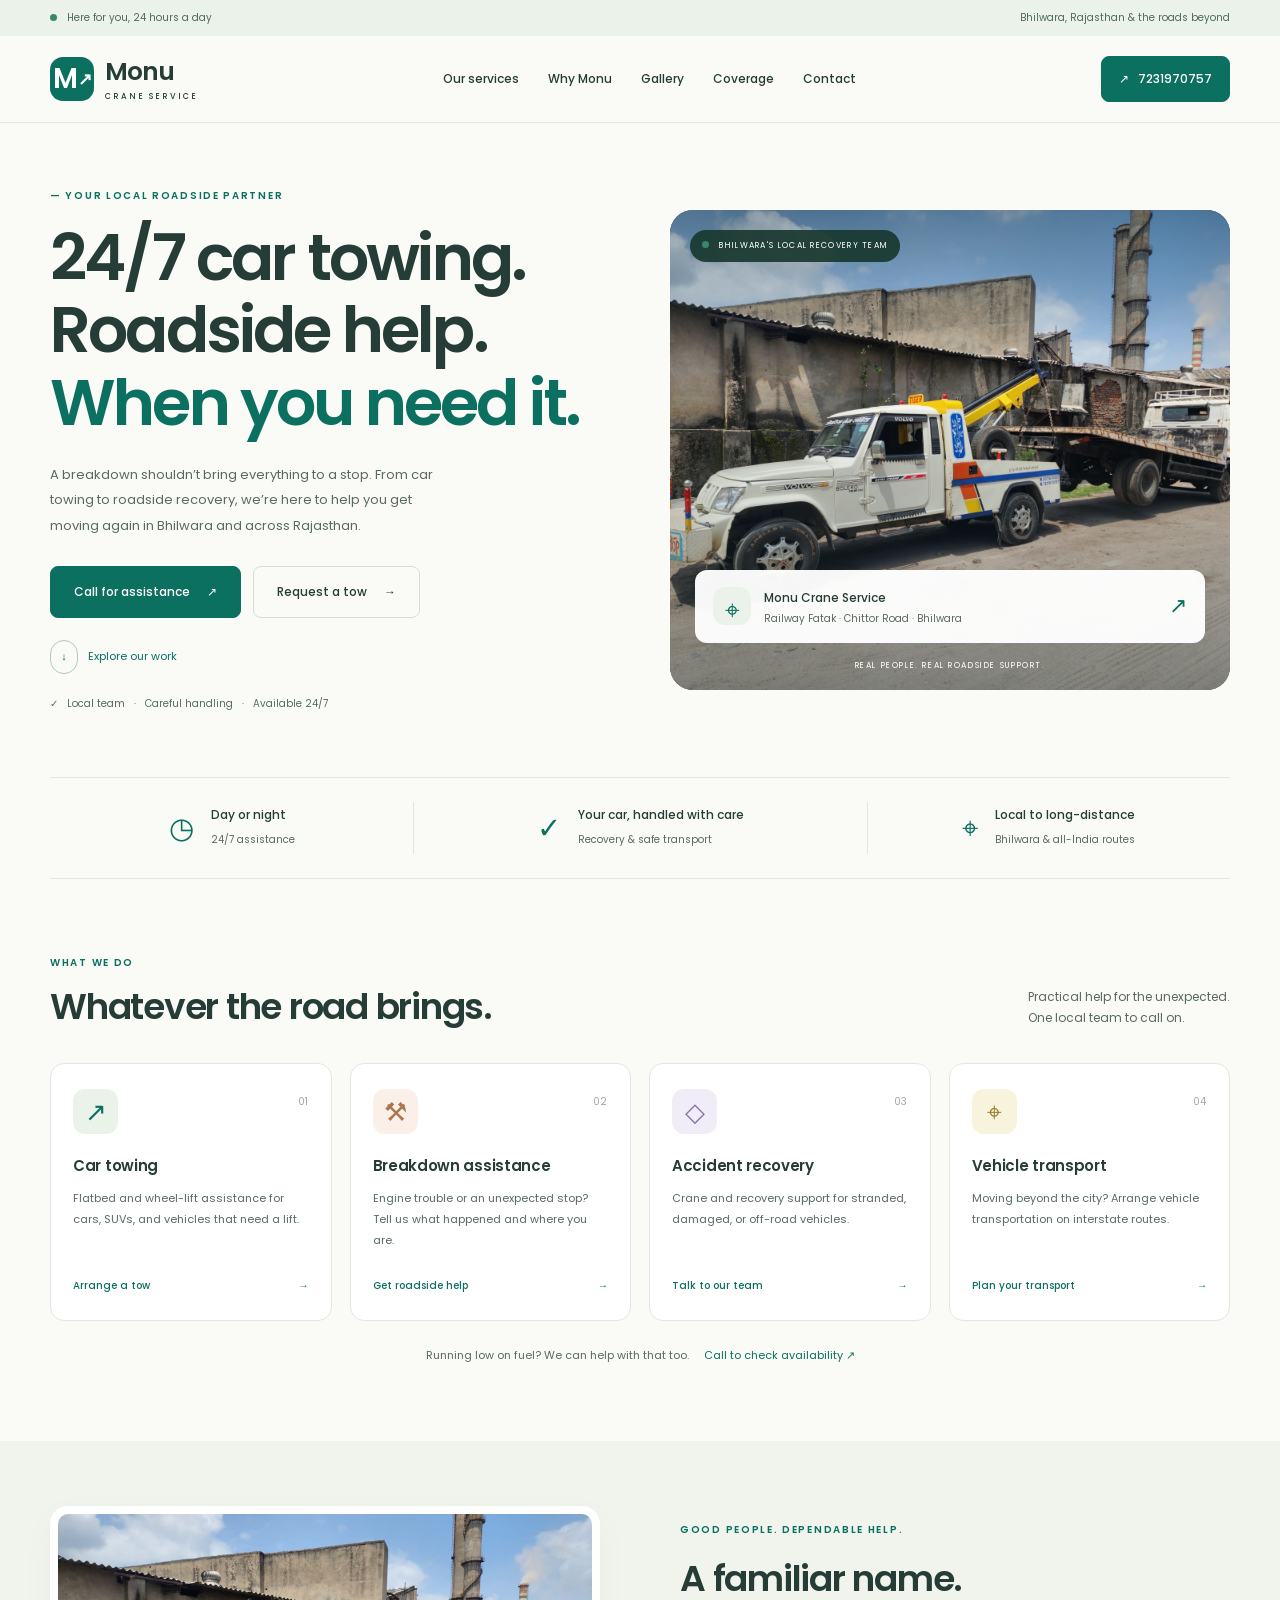
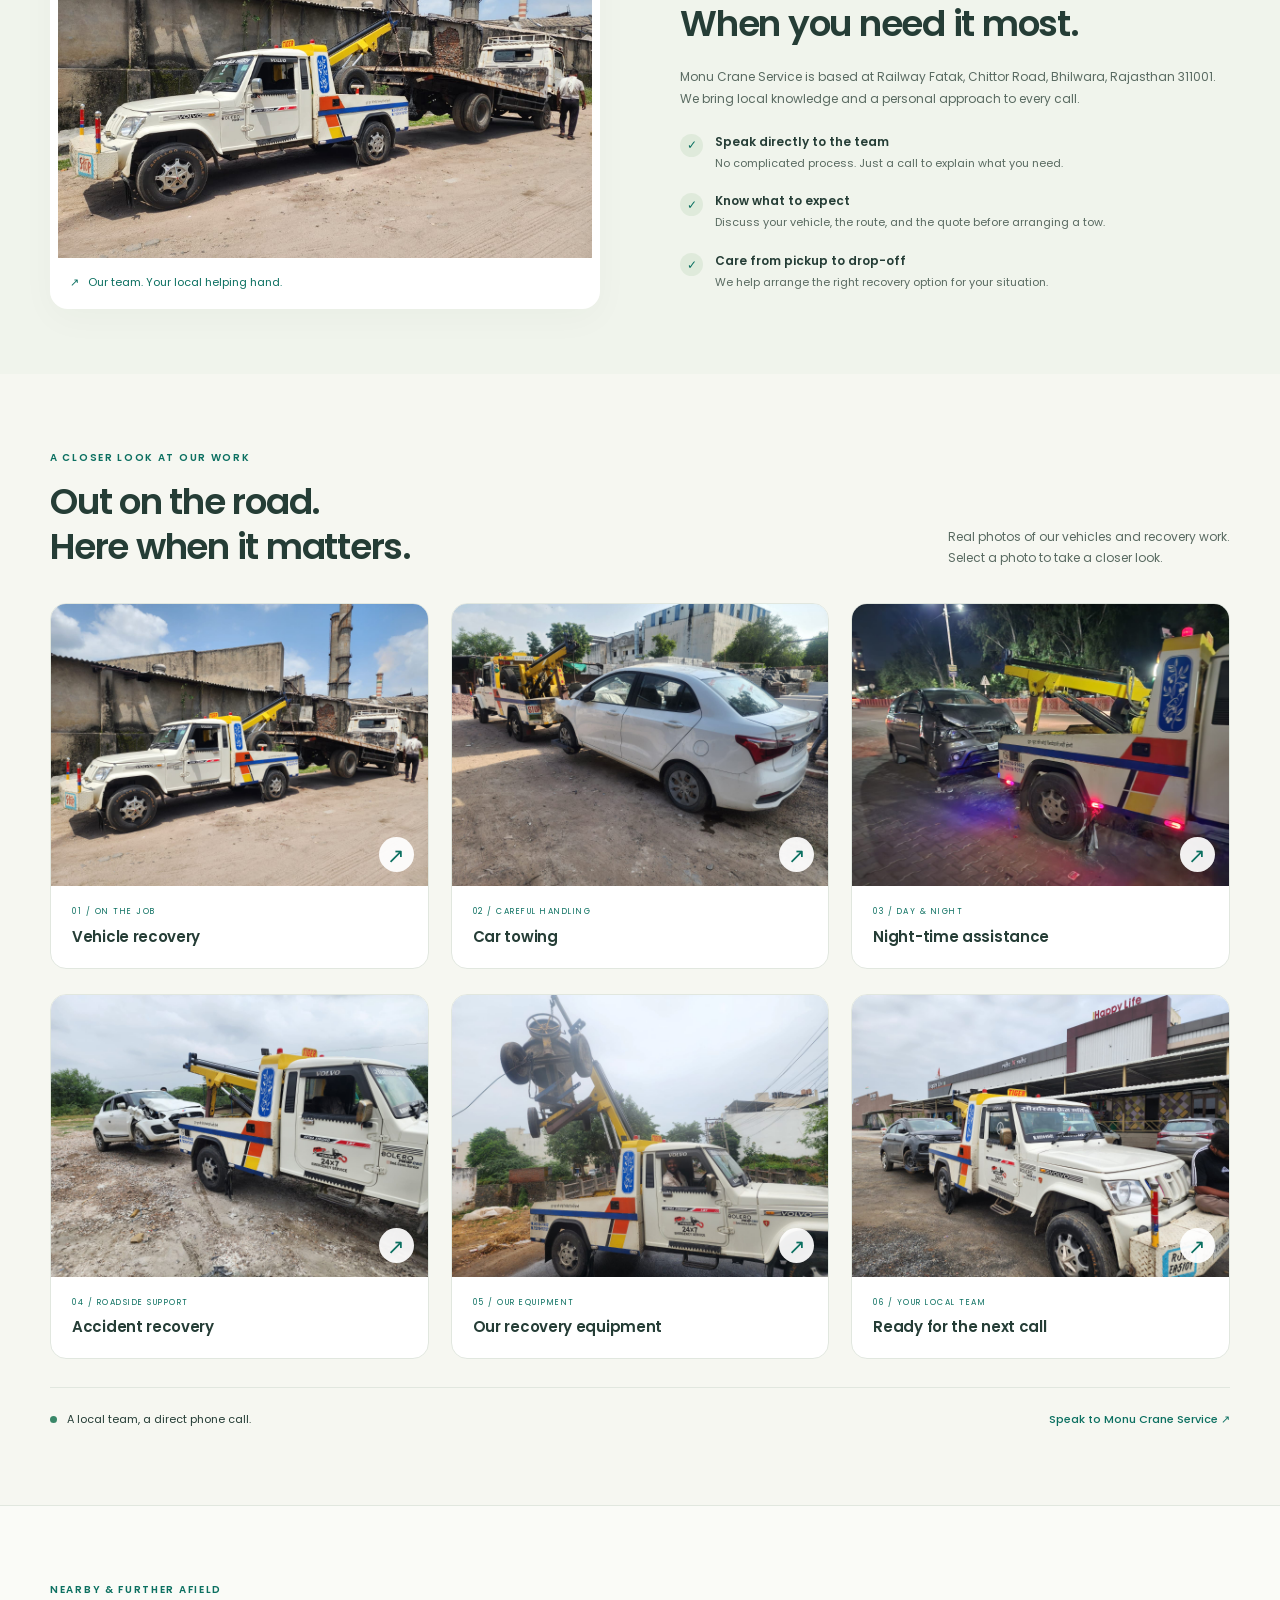
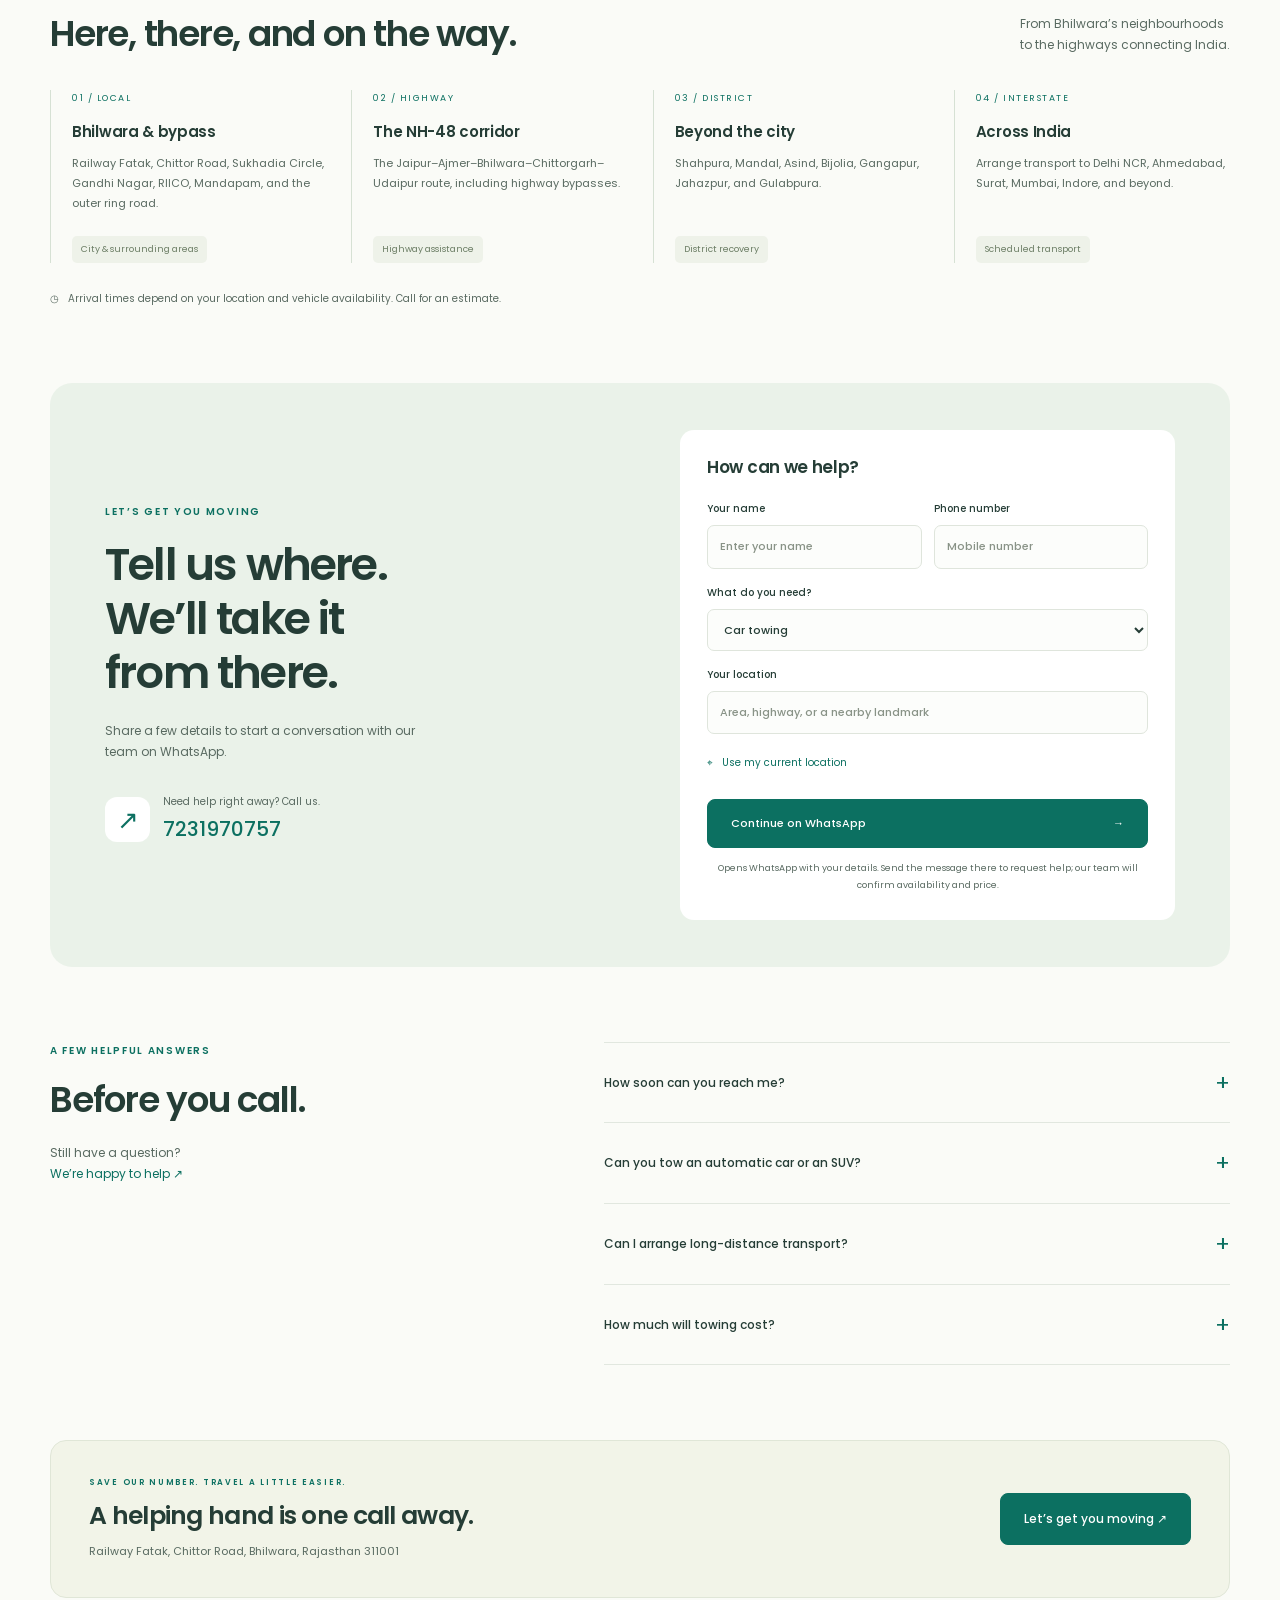
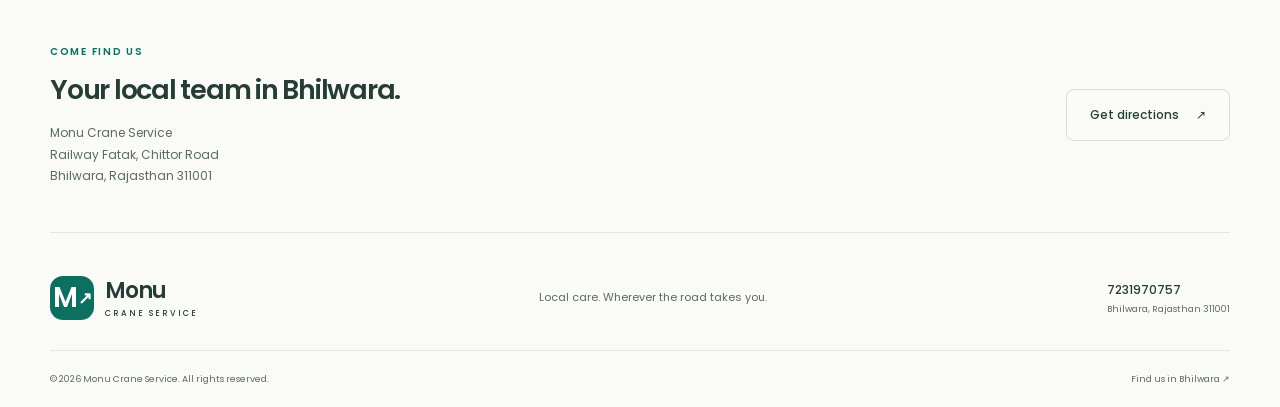
<file: index.html>
﻿<!DOCTYPE html>
<html lang="en">
<head>
<meta charset="UTF-8"><meta name="viewport" content="width=device-width,initial-scale=1"><meta name="theme-color" content="#fafbf7"><meta name="description" content="Need a tow in Bhilwara? Monu Crane Service offers 24/7 car towing, roadside breakdown assistance, accident recovery and vehicle transport across Rajasthan."><meta name="robots" content="index, follow"><meta name="author" content="Monu Crane Service"><link rel="canonical" href="https://website-landing-nine.vercel.app/"><meta property="og:type" content="website"><meta property="og:site_name" content="Monu Crane Service"><meta property="og:title" content="24/7 Car Towing & Roadside Assistance in Bhilwara"><meta property="og:description" content="Local towing, breakdown assistance, accident recovery and vehicle transport from Monu Crane Service, Bhilwara."><meta property="og:url" content="https://website-landing-nine.vercel.app/"><meta property="og:image" content="https://website-landing-nine.vercel.app/assets/ll.jpeg"><meta property="og:image:alt" content="Monu Crane Service vehicle recovery service in Bhilwara"><meta name="twitter:card" content="summary_large_image"><meta name="twitter:title" content="24/7 Car Towing & Roadside Assistance in Bhilwara"><meta name="twitter:description" content="Call Monu Crane Service for fast local towing and roadside recovery in Bhilwara, Rajasthan."><meta name="twitter:image" content="https://website-landing-nine.vercel.app/assets/ll.jpeg"><link rel="icon" href="favicon.svg" type="image/svg+xml"><title>24/7 Car Towing & Roadside Assistance in Bhilwara | Monu Crane Service</title>
<script type="application/ld+json">
{
	"@context": "https://schema.org",
	"@type": "LocalBusiness",
	"@id": "https://website-landing-nine.vercel.app/#business",
	"name": "Monu Crane Service",
	"image": "https://website-landing-nine.vercel.app/assets/ll.jpeg",
	"url": "https://website-landing-nine.vercel.app/",
	"telephone": "+91-72319-70757",
	"priceRange": "₹₹",
	"description": "24/7 car towing, roadside breakdown assistance, accident recovery and vehicle transport in Bhilwara, Rajasthan.",
	"address": {"@type": "PostalAddress", "streetAddress": "Railway Fatak, Chittor Road", "addressLocality": "Bhilwara", "addressRegion": "Rajasthan", "postalCode": "311001", "addressCountry": "IN"},
	"areaServed": ["Bhilwara", "Rajasthan", "India"],
	"openingHours": "Mo-Su 00:00-23:59",
	"contactPoint": {"@type": "ContactPoint", "telephone": "+91-72319-70757", "contactType": "customer service", "availableLanguage": ["English", "Hindi"]},
	"sameAs": []
}
</script>
<script type="application/ld+json">
{
	"@context": "https://schema.org",
	"@type": "FAQPage",
	"mainEntity": [
		{"@type":"Question","name":"How soon can Monu Crane Service reach me?","acceptedAnswer":{"@type":"Answer","text":"Tell the team your exact location. Arrival depends on distance, traffic and the nearest available recovery vehicle."}},
		{"@type":"Question","name":"Can you tow an automatic car or an SUV?","acceptedAnswer":{"@type":"Answer","text":"Yes, contact Monu Crane Service with your vehicle model and condition so the team can arrange a suitable flatbed or wheel-lift option."}},
		{"@type":"Question","name":"Can I arrange long-distance vehicle transport?","acceptedAnswer":{"@type":"Answer","text":"Yes. Share your pickup location, destination and preferred date to discuss availability and a quote."}},
		{"@type":"Question","name":"How much does towing cost in Bhilwara?","acceptedAnswer":{"@type":"Answer","text":"The price depends on the vehicle, condition, equipment and distance. Call for a quote before confirming recovery."}}
	]
}
</script>
<link rel="preconnect" href="https://fonts.googleapis.com"><link rel="preconnect" href="https://fonts.gstatic.com" crossorigin><link href="https://fonts.googleapis.com/css2?family=Poppins:wght@400;500;600;700&display=swap" rel="stylesheet"><link rel="stylesheet" href="styles.css"><script src="script.js" defer></script>
</head>
<body>
<a class="skip" href="#main">Skip to content</a>
<div class="topbar"><div class="container"><span><i class="dot"></i> Here for you, 24 hours a day</span><span>Bhilwara, Rajasthan & the roads beyond</span></div></div>
<header><div class="container navigation"><a class="brand" href="#home"><span class="logo">M<span>↗</span></span><span>Monu<small>CRANE SERVICE</small></span></a><button class="menu" aria-label="Open navigation" aria-expanded="false" aria-controls="nav">☰</button><nav id="nav" aria-label="Main navigation"><a href="#services">Our services</a><a href="#about">Why Monu</a><a href="#gallery">Gallery</a><a href="#coverage">Coverage</a><a href="#contact">Contact</a></nav><a class="button header-call" href="tel:+917231970757">↗ &nbsp; 7231970757</a></div></header>
<main id="main">
<section id="home" class="container hero"><div><div class="eyebrow">— YOUR LOCAL ROADSIDE PARTNER</div><h1>24/7 car towing.<br>Roadside help.<br><em>When you need it.</em></h1><p>A breakdown shouldn’t bring everything to a stop. From car towing to roadside recovery, we’re here to help you get moving again in Bhilwara and across Rajasthan.</p><div class="actions"><a class="button" href="tel:+917231970757">Call for assistance <span>↗</span></a><a class="button secondary" href="#request">Request a tow <span>→</span></a></div><a class="scroll-cue" href="#gallery"><span aria-hidden="true">↓</span> Explore our work</a><div class="hero-note">✓ &nbsp; Local team &nbsp; · &nbsp; Careful handling &nbsp; · &nbsp; Available 24/7</div></div><div class="hero-art hero-photo"><img src="assets/ll.jpeg" alt="Monu Crane Service tow truck recovering a commercial vehicle" width="1600" height="1200" fetchpriority="high"><div class="art-label"><i class="dot"></i> BHILWARA'S LOCAL RECOVERY TEAM</div><div class="location-card"><span class="tile">⌖</span><div><strong>Monu Crane Service</strong><small>Railway Fatak · Chittor Road · Bhilwara</small></div><span class="arrow">↗</span></div><div class="art-caption">REAL PEOPLE. REAL ROADSIDE SUPPORT.</div></div></section>
<div class="container benefits"><div><span class="benefit-icon">◷</span><span><strong>Day or night</strong><small>24/7 assistance</small></span></div><div><span class="benefit-icon">✓</span><span><strong>Your car, handled with care</strong><small>Recovery & safe transport</small></span></div><div><span class="benefit-icon">⌖</span><span><strong>Local to long-distance</strong><small>Bhilwara & all-India routes</small></span></div></div>
<section id="services" class="container section"><div class="section-heading"><div><div class="eyebrow">WHAT WE DO</div><h2>Whatever the road brings.</h2></div><p>Practical help for the unexpected.<br>One local team to call on.</p></div><div class="services">
<a class="card" href="#request"><span class="tile">↗</span><span class="number">01</span><h3>Car towing</h3><p>Flatbed and wheel-lift assistance for cars, SUVs, and vehicles that need a lift.</p><span class="card-link">Arrange a tow <span>→</span></span></a>
<a class="card" href="#request"><span class="tile peach">⚒</span><span class="number">02</span><h3>Breakdown assistance</h3><p>Engine trouble or an unexpected stop? Tell us what happened and where you are.</p><span class="card-link">Get roadside help <span>→</span></span></a>
<a class="card" href="#request"><span class="tile lilac">◇</span><span class="number">03</span><h3>Accident recovery</h3><p>Crane and recovery support for stranded, damaged, or off-road vehicles.</p><span class="card-link">Talk to our team <span>→</span></span></a>
<a class="card" href="#request"><span class="tile yellow">⌖</span><span class="number">04</span><h3>Vehicle transport</h3><p>Moving beyond the city? Arrange vehicle transportation on interstate routes.</p><span class="card-link">Plan your transport <span>→</span></span></a>
</div><div class="service-note">Running low on fuel? We can help with that too. <a href="tel:+917231970757">Call to check availability ↗</a></div></section>
<section id="about" class="about"><div class="container about-grid"><div class="fleet"><div class="photo"><img src="assets/ll.jpeg" alt="Monu Crane Service recovery truck towing a commercial vehicle" width="1600" height="1200" loading="lazy"></div><div class="photo-caption">↗ &nbsp; Our team. Your local helping hand.</div></div><div><div class="eyebrow">GOOD PEOPLE. DEPENDABLE HELP.</div><h2>A familiar name.<br>When you need it most.</h2><p class="about-intro">Monu Crane Service is based at Railway Fatak, Chittor Road, Bhilwara, Rajasthan 311001. We bring local knowledge and a personal approach to every call.</p><div class="reason"><span>✓</span><div><h3>Speak directly to the team</h3><p>No complicated process. Just a call to explain what you need.</p></div></div><div class="reason"><span>✓</span><div><h3>Know what to expect</h3><p>Discuss your vehicle, the route, and the quote before arranging a tow.</p></div></div><div class="reason"><span>✓</span><div><h3>Care from pickup to drop-off</h3><p>We help arrange the right recovery option for your situation.</p></div></div></div></div></section>
<section id="gallery" class="gallery-section"><div class="container section"><div class="section-heading"><div><div class="eyebrow">A CLOSER LOOK AT OUR WORK</div><h2>Out on the road.<br>Here when it matters.</h2></div><p>Real photos of our vehicles and recovery work. <br>Select a photo to take a closer look.</p></div><div class="gallery-grid">
<a class="gallery-item" href="assets/ll.jpeg" aria-label="View photo: Vehicle recovery" data-title="Vehicle recovery"><div class="gallery-image"><img src="assets/ll.jpeg" alt="Our recovery truck towing a commercial vehicle" width="1600" height="1200" loading="lazy" decoding="async"><span class="gallery-expand" aria-hidden="true">↗</span></div><div class="gallery-caption"><span>01 / ON THE JOB</span><h3>Vehicle recovery</h3></div></a>
<a class="gallery-item" href="assets/good.jpeg" aria-label="View photo: Car towing" data-title="Car towing"><div class="gallery-image"><img src="assets/good.jpeg" alt="White sedan attached to a wheel-lift recovery truck" width="1600" height="1200" loading="lazy" decoding="async"><span class="gallery-expand" aria-hidden="true">↗</span></div><div class="gallery-caption"><span>02 / CAREFUL HANDLING</span><h3>Car towing</h3></div></a>
<a class="gallery-item" href="assets/im.jpeg" aria-label="View photo: Night-time assistance" data-title="Night-time assistance"><div class="gallery-image"><img src="assets/im.jpeg" alt="Recovery truck assisting a damaged car at night" width="1600" height="1200" loading="lazy" decoding="async"><span class="gallery-expand" aria-hidden="true">↗</span></div><div class="gallery-caption"><span>03 / DAY & NIGHT</span><h3>Night-time assistance</h3></div></a>
<a class="gallery-item" href="assets/WhatsApp%20Image%202026-09-19%20at%201.48.51%20PM.jpeg" aria-label="View photo: Accident recovery" data-title="Accident recovery"><div class="gallery-image"><img src="assets/WhatsApp%20Image%202026-09-19%20at%201.48.51%20PM.jpeg" alt="White SUV being recovered using a tow truck" width="1600" height="1200" loading="lazy" decoding="async"><span class="gallery-expand" aria-hidden="true">↗</span></div><div class="gallery-caption"><span>04 / ROADSIDE SUPPORT</span><h3>Accident recovery</h3></div></a>
<a class="gallery-item" href="assets/WhatsApp%20Image%202026-09-19%20at%201.48.53%20PM.jpeg" aria-label="View photo: Our recovery equipment" data-title="Our recovery equipment"><div class="gallery-image"><img src="assets/WhatsApp%20Image%202026-09-19%20at%201.48.53%20PM.jpeg" alt="Recovery truck with its crane boom raised" width="1600" height="1200" loading="lazy" decoding="async"><span class="gallery-expand" aria-hidden="true">↗</span></div><div class="gallery-caption"><span>05 / OUR EQUIPMENT</span><h3>Our recovery equipment</h3></div></a>
<a class="gallery-item" href="assets/WhatsApp%20Image.jpeg" aria-label="View photo: Ready for the next call" data-title="Ready for the next call"><div class="gallery-image"><img src="assets/WhatsApp%20Image.jpeg" alt="Recovery vehicle with a grey SUV in tow" width="1600" height="1200" loading="lazy" decoding="async"><span class="gallery-expand" aria-hidden="true">↗</span></div><div class="gallery-caption"><span>06 / YOUR LOCAL TEAM</span><h3>Ready for the next call</h3></div></a>
</div><div class="gallery-bottom"><span><i class="dot"></i> A local team, a direct phone call.</span><a href="tel:+917231970757">Speak to Monu Crane Service ↗</a></div></div></section><section id="coverage" class="container section"><div class="section-heading"><div><div class="eyebrow">NEARBY & FURTHER AFIELD</div><h2>Here, there, and on the way.</h2></div><p>From Bhilwara’s neighbourhoods<br>to the highways connecting India.</p></div><div class="coverage"><article><span class="zone">01 / LOCAL</span><h3>Bhilwara & bypass</h3><p>Railway Fatak, Chittor Road, Sukhadia Circle, Gandhi Nagar, RIICO, Mandapam, and the outer ring road.</p><small>City & surrounding areas</small></article><article><span class="zone">02 / HIGHWAY</span><h3>The NH-48 corridor</h3><p>The Jaipur–Ajmer–Bhilwara–Chittorgarh–Udaipur route, including highway bypasses.</p><small>Highway assistance</small></article><article><span class="zone">03 / DISTRICT</span><h3>Beyond the city</h3><p>Shahpura, Mandal, Asind, Bijolia, Gangapur, Jahazpur, and Gulabpura.</p><small>District recovery</small></article><article><span class="zone">04 / INTERSTATE</span><h3>Across India</h3><p>Arrange transport to Delhi NCR, Ahmedabad, Surat, Mumbai, Indore, and beyond.</p><small>Scheduled transport</small></article></div><p class="coverage-note">◷ &nbsp; Arrival times depend on your location and vehicle availability. Call for an estimate.</p></section>
<section id="request" class="container request"><div><div class="eyebrow">LET’S GET YOU MOVING</div><h2>Tell us where.<br>We’ll take it<br>from there.</h2><p>Share a few details to start a conversation with our team on WhatsApp.</p><a class="request-phone" href="tel:+917231970757"><span class="tile">↗</span><span><small>Need help right away? Call us.</small><strong>7231970757</strong></span></a></div><form id="tow-form"><h3>How can we help?</h3><div class="form-row"><label>Your name<input name="name" placeholder="Enter your name" autocomplete="name" maxlength="80" required></label><label>Phone number<input name="phone" type="tel" inputmode="tel" autocomplete="tel" placeholder="Mobile number" pattern="[+0-9 \(\)\-]{7,20}" maxlength="20" required></label></div><label>What do you need?<select name="service"><option>Car towing</option><option>Breakdown assistance</option><option>Accident recovery</option><option>Vehicle transport</option><option>Fuel delivery</option></select></label><label>Your location<input id="location" name="location" placeholder="Area, highway, or a nearby landmark" maxlength="500" required></label><button type="button" id="locate">⌖ &nbsp; Use my current location</button><p id="location-status" role="status"></p><button class="button submit" type="submit">Continue on WhatsApp <span>→</span></button><p class="form-note">Opens WhatsApp with your details. Send the message there to request help; our team will confirm availability and price.</p></form></section>
<section class="container section faq"><div><div class="eyebrow">A FEW HELPFUL ANSWERS</div><h2>Before you call.</h2><p>Still have a question?<br><a href="tel:+917231970757">We’re happy to help ↗</a></p></div><div class="faq-list"><details><summary>How soon can you reach me?</summary><p>Tell us your exact location when you call. The team can estimate arrival based on distance, traffic, and the nearest available vehicle.</p></details><details><summary>Can you tow an automatic car or an SUV?</summary><p>Contact us with your vehicle model and condition. We can discuss a suitable flatbed or wheel-lift option before arranging recovery.</p></details><details><summary>Can I arrange long-distance transport?</summary><p>Yes. Share your pickup location, destination, and preferred date with the team to discuss availability and a quote.</p></details><details><summary>How much will towing cost?</summary><p>Pricing depends on the vehicle, its condition, equipment needed, and distance. Ask the team for a quote before confirming.</p></details></div></section>
<section id="contact" class="container contact"><div><div class="eyebrow">SAVE OUR NUMBER. TRAVEL A LITTLE EASIER.</div><h2>A helping hand is one call away.</h2><p>Railway Fatak, Chittor Road, Bhilwara, Rajasthan 311001</p></div><a class="button" href="tel:+917231970757">Let’s get you moving ↗</a></section>
<section class="container visit" aria-labelledby="visit-heading"><div><div class="eyebrow">COME FIND US</div><h2 id="visit-heading">Your local team in Bhilwara.</h2><address>Monu Crane Service<br>Railway Fatak, Chittor Road<br>Bhilwara, Rajasthan 311001</address></div><a class="button secondary" href="https://www.google.com/maps/search/?api=1&query=Monu+Crane+Service+Railway+Fatak+Chittor+Road+Bhilwara+311001" target="_blank" rel="noopener noreferrer">Get directions <span>↗</span></a></section></main>
<dialog id="gallery-dialog" class="lightbox" aria-labelledby="lightbox-title"><div class="lightbox-toolbar"><span id="lightbox-count" aria-live="polite"></span><button type="button" class="lightbox-close" aria-label="Close photo viewer" autofocus>✕</button></div><div class="lightbox-stage"><button type="button" class="lightbox-prev" aria-label="Previous photo">←</button><img id="lightbox-image" alt=""><button type="button" class="lightbox-next" aria-label="Next photo">→</button></div><div class="lightbox-footer"><h2 id="lightbox-title"></h2><span>Monu Crane Service · Bhilwara</span></div></dialog>
<footer class="container"><div class="footer-main"><a class="brand" href="#home"><span class="logo">M<span>↗</span></span><span>Monu<small>CRANE SERVICE</small></span></a><p>Local care. Wherever the road takes you.</p><div><a href="tel:+917231970757">7231970757</a><small>Bhilwara, Rajasthan 311001</small></div></div><div class="footer-bottom"><span>© <span id="year">2026</span> Monu Crane Service. All rights reserved.</span><a href="https://www.google.com/maps/search/?api=1&query=Monu+Crane+Service+Railway+Fatak+Chittor+Road+Bhilwara+311001" target="_blank" rel="noopener noreferrer">Find us in Bhilwara ↗</a></div></footer>
<div class="mobile-actions"><a class="button" href="tel:+917231970757">Call for help ↗</a><a class="button secondary" href="https://wa.me/917231970757?text=Hello%2C%20I%20need%20roadside%20assistance." target="_blank" rel="noopener noreferrer">WhatsApp ↗</a></div>
</body></html>
</file>
<file: styles.css>
﻿:root{color-scheme:light;--ink:#253d36;--muted:#738078;--green:#0c7061;--line:#e1e7df;--mint:#eaf2e9}*{box-sizing:border-box}html{scroll-behavior:smooth;scroll-padding-top:105px}body{margin:0;color:var(--ink);background:#fafbf7;font:14px/1.8 Poppins,sans-serif}a{color:inherit;text-decoration:none}button,input,select{font:inherit}button,a{touch-action:manipulation}button{cursor:pointer}h1,h2,h3,p{margin:0}h1,h2,h3{line-height:1.25}p{color:var(--muted)}.container{width:min(1180px,calc(100% - 72px));margin:auto}.topbar{background:var(--mint);font-size:10px;color:#4b6c59}.topbar .container{display:flex;justify-content:space-between;padding-block:9px}.dot{display:inline-block;width:7px;height:7px;border-radius:50%;background:#398768;margin-right:7px}header{position:sticky;top:0;z-index:20;background:#fafbf7f7;border-bottom:1px solid var(--line)}.navigation{height:86px;display:flex;align-items:center;justify-content:space-between;gap:24px}.brand{display:flex;gap:11px;align-items:center;font-size:25px;font-weight:600;letter-spacing:-1px;line-height:1.2}.brand small{display:block;font-size:8px;font-weight:500;letter-spacing:2px;margin-top:5px}.logo{display:flex;align-items:center;justify-content:center;width:44px;height:44px;background:var(--green);color:white;border-radius:13px;font-size:28px;position:relative}.logo>span{font-size:17px;margin-left:1px}nav{display:flex;gap:29px;font-size:12px;font-weight:500}nav a:hover{color:var(--green)}.button{display:inline-flex;align-items:center;justify-content:center;gap:17px;padding:14px 23px;border:1px solid var(--green);border-radius:8px;background:var(--green);color:white;font-size:12px;font-weight:500;transition:background .2s,transform .2s}.button:hover{background:#08574b;transform:translateY(-2px)}.secondary{background:transparent;border-color:#d4ded3;color:var(--ink)}.secondary:hover{background:var(--mint)}.header-call{padding:11px 17px}.menu{display:none}.hero{display:grid;grid-template-columns:1fr 1fr;gap:60px;align-items:center;padding-block:64px}.eyebrow{color:var(--green);font-size:10px;font-weight:600;letter-spacing:1.7px;margin-bottom:17px}h1{font-size:64px;letter-spacing:-2.8px;line-height:1.13;font-weight:600;margin-bottom:23px}h1 em{font-style:normal;color:var(--green)}.hero p{font-size:13px;max-width:410px;line-height:1.95}.actions{display:flex;gap:12px;margin-top:28px}.hero-note{font-size:10px;color:var(--muted);margin-top:21px}.hero-art{position:relative;min-height:460px;display:flex;align-items:center;border-radius:23px;background:#eaf0e3;overflow:hidden;isolation:isolate}.sun{width:310px;height:310px;border-radius:50%;background:#f6f3d6;position:absolute;right:-35px;top:30px;z-index:-1}.art-label{position:absolute;top:27px;left:26px;font-size:9px;letter-spacing:1.3px}.hero-art>img{width:100%;height:auto;position:relative;margin-top:-20px}.location-card{position:absolute;bottom:47px;left:25px;right:25px;display:flex;align-items:center;gap:13px;background:#fffffff5;padding:15px 18px;border-radius:12px;box-shadow:0 8px 24px #25432c08}.location-card strong{font-size:12px;font-weight:500}.location-card small{display:block;font-size:10px;color:var(--muted)}.arrow{margin-left:auto;color:var(--green);font-size:22px}.art-caption{position:absolute;bottom:16px;width:100%;text-align:center;letter-spacing:1.6px;font-size:8px;color:#7c8a74}.tile{display:inline-grid;place-items:center;width:45px;height:45px;background:var(--mint);color:var(--green);border-radius:12px;font-size:26px;font-family:Arial,sans-serif}.location-card .tile{width:38px;height:38px}.benefits{display:grid;grid-template-columns:1fr 1.25fr 1fr;border-block:1px solid var(--line);padding-block:24px}.benefits>div{display:flex;align-items:center;justify-content:center;gap:17px}.benefits>div+div{border-left:1px solid var(--line)}.benefit-icon{font-size:29px;color:var(--green)}.benefits strong{display:block;font-size:12px;font-weight:500}.benefits small{font-size:10px;color:var(--muted)}.section{padding-block:75px}h2{font-size:36px;letter-spacing:-1.25px;font-weight:600}.section-heading{display:flex;align-items:flex-end;justify-content:space-between;gap:25px;margin-bottom:34px}.section-heading .eyebrow{margin-bottom:12px}.section-heading p{font-size:12px}.services{display:grid;grid-template-columns:repeat(4,1fr);gap:18px}.card{position:relative;display:flex;flex-direction:column;background:white;border:1px solid var(--line);border-radius:14px;padding:25px 22px;transition:transform .2s,border-color .2s}.card:hover{transform:translateY(-5px);border-color:#91b8a2}.number{position:absolute;right:23px;top:29px;font-size:10px;color:#a1aba1}.peach{background:#faf0e8;color:#ac7652}.lilac{background:#f0edf8;color:#8675a5}.yellow{background:#f7f3dc;color:#998132}h3{font-size:15px;font-weight:600;letter-spacing:-.3px}.card h3{margin:23px 0 12px}.card p{font-size:11px;line-height:1.95;margin-bottom:25px}.card-link{display:flex;justify-content:space-between;font-size:10px;color:var(--green);font-weight:500;margin-top:auto}.service-note{font-size:11px;color:var(--muted);text-align:center;margin-top:25px}.service-note a{color:var(--green);margin-left:12px}.about{background:#f0f4ec;padding-block:65px}.about-grid{display:grid;grid-template-columns:1fr 1fr;gap:80px;align-items:center}.fleet{background:white;border:8px solid white;border-radius:18px;overflow:hidden;transform:rotate(-1deg);box-shadow:0 10px 35px #1d332208}.photo{position:relative;aspect-ratio:1.55;overflow:hidden;background:#d6dfd1}.photo img{width:100%;height:auto;position:absolute;top:0;transform:translateY(-41%)}.photo-caption{padding:15px 12px 8px;font-size:11px;color:var(--green)}.about-intro{font-size:12px;margin:20px 0 24px}.reason{display:flex;gap:12px;margin-top:20px}.reason>span{display:grid;place-items:center;flex-shrink:0;width:23px;height:23px;background:#dfeadb;color:var(--green);border-radius:50%;font-size:12px}.reason h3{font-size:12px;letter-spacing:0;margin-bottom:5px}.reason p{font-size:11px}.coverage{display:grid;grid-template-columns:repeat(4,1fr);gap:25px}.coverage article{border-left:1px solid #d6e1d4;padding-left:21px;display:flex;flex-direction:column}.zone{font-size:9px;letter-spacing:1.5px;color:var(--green);margin-bottom:17px}.coverage h3{margin-bottom:12px}.coverage p{font-size:11px;margin-bottom:23px}.coverage small{align-self:flex-start;margin-top:auto;padding:5px 9px;border-radius:5px;background:#eef2e9;color:#6c7e65;font-size:9px}.coverage-note{font-size:10px;margin-top:27px}.request{background:#eaf2e9;border-radius:22px;padding:47px 55px;display:grid;grid-template-columns:1fr 1fr;gap:80px;align-items:center}.request h2{font-size:45px;line-height:1.2;letter-spacing:-1.8px}.request>div>p{font-size:12px;max-width:310px;margin-top:20px}.request-phone{display:flex;align-items:center;gap:13px;margin-top:30px}.request-phone .tile{background:white}.request-phone small{display:block;font-size:10px;color:var(--muted)}.request-phone strong{font-size:20px;font-weight:500;color:var(--green)}form{background:white;border-radius:14px;padding:27px}form h3{font-size:17px;margin-bottom:22px}label{display:flex;flex-direction:column;gap:7px;font-size:10px;font-weight:500;margin-bottom:15px}.form-row{display:grid;grid-template-columns:1fr 1fr;gap:12px}input,select{min-width:0;width:100%;border:1px solid #dfe5dc;border-radius:7px;padding:11px 12px;background:#fcfdfb;color:var(--ink);font-size:11px}input::placeholder{color:#899387}#locate{border:0;background:transparent;padding:0;color:var(--green);font-size:10px}#locate:disabled{opacity:.6;cursor:wait}#location-status{font-size:10px;margin-top:7px}.submit{width:100%;margin-top:17px;font-size:11px}.submit span{margin-left:auto}.form-note{font-size:9px;text-align:center;margin-top:12px}.faq{display:grid;grid-template-columns:1fr 1.35fr;gap:90px}.faq>div>p{font-size:12px;margin-top:20px}.faq p a{color:var(--green)}details{border-bottom:1px solid var(--line)}details:first-child{border-top:1px solid var(--line)}summary{display:flex;justify-content:space-between;gap:15px;align-items:center;list-style:none;padding:20px 0;font-size:12px;font-weight:500;cursor:pointer}summary::-webkit-details-marker{display:none}summary:after{content:'+';font-size:22px;color:var(--green);font-weight:400}details[open] summary:after{content:'−'}details p{font-size:11px;padding:0 25px 20px 0}.contact{display:flex;align-items:center;justify-content:space-between;gap:24px;padding:35px 38px;border:1px solid #e0e6d7;background:#f2f4e8;border-radius:16px}.contact .eyebrow{font-size:8px;margin-bottom:10px}.contact h2{font-size:25px;letter-spacing:-.7px}.contact p{font-size:11px;margin-top:10px}.footer-main{display:flex;align-items:center;justify-content:space-between;gap:25px;padding-block:43px 30px}.footer-main p{font-size:11px}.footer-main>div{display:flex;flex-direction:column;font-size:12px;font-weight:500}.footer-main .brand{font-size:22px}.footer-bottom{display:flex;justify-content:space-between;gap:20px;border-top:1px solid var(--line);padding:20px 0;font-size:9px;color:var(--muted)}.mobile-actions{display:none}.skip{position:fixed;top:-80px;left:15px;z-index:100;background:white;padding:10px 20px}.skip:focus{top:10px}:focus-visible{outline:3px solid #c68d42;outline-offset:5px}
@media(max-width:1050px){.container{width:calc(100% - 48px)}.navigation{gap:20px}nav{gap:18px}.brand{font-size:22px}.header-call{font-size:11px;padding:10px}.hero{gap:30px}h1{font-size:51px}.hero-art{min-height:420px}.actions .button{font-size:11px;padding:13px 15px}.services{gap:12px}.card{padding:23px 17px}.about-grid{gap:40px}.request{gap:35px;padding:35px}.coverage{gap:15px}.coverage article{padding-left:15px}}
@media(max-width:800px){.header-call{display:none}h1{font-size:44px}.hero .eyebrow{font-size:8px}.hero-art{min-height:370px}.hero-note{font-size:8px}.actions{flex-wrap:wrap}.services{grid-template-columns:repeat(2,1fr);gap:18px}.benefits>div{gap:10px}.benefits strong{font-size:10px}.benefits small{font-size:9px}.about-grid{gap:30px}.coverage{grid-template-columns:repeat(2,1fr);gap:30px}.request{gap:25px;padding:30px}.request h2{font-size:36px}form{padding:20px}.form-row{grid-template-columns:1fr;gap:0}.faq{gap:30px}.contact h2{font-size:22px}.footer-main p{display:none}.location-card{left:16px;right:16px;padding:12px}.location-card strong{font-size:10px}.location-card small{font-size:9px}}
@media(max-width:600px){html{scroll-padding-top:85px}.container{width:calc(100% - 36px)}.topbar{font-size:8px}.topbar .container>span:last-child{max-width:125px;text-align:right}.topbar .container{align-items:center;gap:15px}.navigation{height:72px}.brand{font-size:23px}.menu{display:block;width:42px;height:42px;border:1px solid var(--line);border-radius:8px;background:transparent;color:var(--ink);font-size:21px}nav{display:none;position:absolute;top:72px;left:0;right:0;padding:22px;background:#fafbf7;border-bottom:1px solid var(--line);box-shadow:0 12px 20px #223a3608}nav.open{display:flex;flex-direction:column;gap:22px}.hero{grid-template-columns:1fr;gap:32px;padding-block:37px}.hero .eyebrow{font-size:9px;letter-spacing:1.2px}h1{font-size:49px;letter-spacing:-2px}.hero p{max-width:440px}.actions{flex-wrap:nowrap;gap:10px}.actions .button{font-size:11px;padding:14px}.hero-note{font-size:9px}.hero-art{min-height:360px;max-width:460px;width:100%;justify-self:center}.hero-art>img{max-height:325px}.location-card{left:20px;right:20px;padding:12px 15px}.location-card strong{font-size:12px}.location-card small{font-size:10px}.benefits{grid-template-columns:1fr;gap:17px;padding:24px 12px}.benefits>div{justify-content:flex-start;gap:16px}.benefits>div+div{border:0}.benefits strong{font-size:12px}.benefits small{font-size:10px}.benefit-icon{width:29px;text-align:center}.section{padding-block:48px}.section-heading{display:block;margin-bottom:25px}.section-heading p{margin-top:15px}.section-heading p br{display:none}h2{font-size:29px;letter-spacing:-1px}.services{gap:12px}.card{padding:20px 16px}.card h3{font-size:14px;line-height:1.4}.card p{font-size:10px}.number{right:16px}.card-link{font-size:9px}.service-note{font-size:10px}.service-note a{display:block;margin:4px 0 0}.about{padding-block:40px}.about-grid{grid-template-columns:1fr;gap:30px}.fleet{max-width:420px;width:100%;justify-self:center}.coverage{gap:28px 15px}.coverage h3{font-size:14px}.coverage p{font-size:10px}.coverage small{font-size:8px}.coverage-note{font-size:9px}.request{grid-template-columns:1fr;padding:28px 20px;gap:28px}.request h2{font-size:37px}.request h2 br:last-child{display:none}.request-phone{margin-top:20px}.request>div>p{max-width:none}form{padding:23px 18px}.form-row{grid-template-columns:1fr 1fr;gap:12px}input,select{font-size:16px;padding:10px 9px}label{font-size:11px}.submit{font-size:12px}.faq{grid-template-columns:1fr;gap:25px}.faq>div>p{margin-top:12px}.contact{display:block;padding:26px}.contact h2{font-size:25px}.contact .button{margin-top:22px}footer{padding-bottom:80px}.footer-main{align-items:flex-start;gap:15px;padding-block:32px 25px}.footer-main .brand{font-size:19px;gap:8px}.footer-main .logo{width:35px;height:35px;font-size:24px}.footer-main .brand small{font-size:6px;letter-spacing:1.4px}.footer-main>div{font-size:11px}.footer-bottom{flex-direction:column;gap:9px}.mobile-actions{display:grid;grid-template-columns:1fr 1fr;gap:10px;position:fixed;bottom:0;left:0;right:0;padding:11px 18px calc(11px + env(safe-area-inset-bottom));background:#fafbf7fa;border-top:1px solid var(--line);z-index:30}.mobile-actions .button{font-size:11px;padding:12px}}
@media(max-width:360px){h1{font-size:43px}.actions .button{font-size:10px;padding:12px 9px}.hero-note{font-size:8px}.services{grid-template-columns:1fr}.form-row{grid-template-columns:1fr;gap:0}.hero-art{min-height:330px}}
@media(prefers-reduced-motion:reduce){html{scroll-behavior:auto}*,*::before,*::after{transition:none!important;animation:none!important}}
/* Real photography and gallery */
:root{--muted:#596a61}
.hero-photo{min-height:480px;background:#203b32}
.hero-photo>img{position:absolute;inset:0;width:100%;height:100%;max-height:none;margin:0;object-fit:cover;object-position:38% center}
.hero-photo:after{content:"";position:absolute;inset:0;background:linear-gradient(180deg,#102c355c,transparent 35%,#102c3566);pointer-events:none}
.hero-photo .art-label{z-index:1;color:white;background:#17372de6;padding:9px 12px;border-radius:30px;left:20px;top:20px;font-size:8px}
.hero-photo .location-card,.hero-photo .art-caption{z-index:1}
.hero-photo .art-caption{color:white}
.photo img{position:static;width:100%;height:100%;object-fit:cover;transform:none}
.scroll-cue{display:flex;align-items:center;gap:10px;width:fit-content;margin-top:22px;font-size:11px;color:var(--green)}
.scroll-cue>span{display:grid;place-items:center;width:28px;height:34px;border:1px solid #b4c7b9;border-radius:20px;animation:scroll-hint 2s ease-in-out 3}
@keyframes scroll-hint{0%,100%{transform:translateY(0)}50%{transform:translateY(5px)}}
.gallery-section{background:#f6f7f1;border-bottom:1px solid var(--line)}
.gallery-grid{display:grid;grid-template-columns:repeat(3,minmax(0,1fr));gap:25px 22px}
.gallery-item{min-width:0;border:1px solid var(--line);border-radius:16px;overflow:hidden;background:white;transition:box-shadow .25s,transform .25s}
.gallery-item:hover{transform:translateY(-5px);box-shadow:0 14px 35px #183d3212}
.gallery-image{position:relative;aspect-ratio:4/3;overflow:hidden;background:#dde5da}
.gallery-image img{display:block;width:100%;height:100%;object-fit:cover;transition:transform .6s,opacity .4s}
.gallery-item:hover img{transform:scale(1.045)}
.gallery-image.is-loading:after{content:"";position:absolute;inset:0;background:linear-gradient(100deg,transparent 20%,#ffffff80 50%,transparent 80%);animation:image-shimmer 1.3s linear infinite}
.gallery-image.is-loading img{opacity:0}
.gallery-image.has-error:after{content:"Photo unavailable";position:absolute;inset:0;display:grid;place-items:center;color:var(--ink);background:var(--mint);font-size:12px}
@keyframes image-shimmer{from{transform:translateX(-100%)}to{transform:translateX(100%)}}
.gallery-expand{position:absolute;right:14px;bottom:14px;width:35px;height:35px;display:grid;place-items:center;border-radius:50%;background:#ffffffed;color:var(--green);font-size:21px}
.gallery-caption{padding:19px 21px 21px}
.gallery-caption>span{display:block;font-size:8px;letter-spacing:1.5px;color:var(--green);margin-bottom:8px}
.gallery-caption h3{font-size:15px}
.gallery-bottom{display:flex;justify-content:space-between;gap:18px;align-items:center;border-top:1px solid var(--line);margin-top:28px;padding-top:22px;font-size:11px}
.gallery-bottom a{color:var(--green);font-weight:500}
.visit{display:flex;align-items:center;justify-content:space-between;gap:24px;padding-block:45px;border-bottom:1px solid var(--line)}
.visit h2{font-size:27px}.visit address{font-size:12px;font-style:normal;color:var(--muted);margin-top:16px}.visit .eyebrow{margin-bottom:12px}
.footer-main>div>small{font-size:9px;color:var(--muted);font-weight:400}
.reveal-pending{opacity:0;transform:translateY(22px)}
.reveal-visible{animation:section-reveal .6s ease both}
@keyframes section-reveal{from{opacity:0;transform:translateY(22px)}to{opacity:1;transform:translateY(0)}}
body.viewer-open{overflow:hidden}
.lightbox{width:min(1050px,calc(100% - 40px));max-height:calc(100dvh - 32px);padding:18px 24px;border:1px solid #ffffff24;border-radius:18px;background:#112b25;color:white;overflow:auto}
.lightbox::backdrop{background:#071a15eb;backdrop-filter:blur(7px)}
.lightbox-toolbar,.lightbox-footer{display:flex;align-items:center;justify-content:space-between;gap:16px}
.lightbox-toolbar{font-size:12px;margin-bottom:12px}
.lightbox button{display:grid;place-items:center;flex-shrink:0;width:42px;height:42px;border:1px solid #ffffff45;background:#ffffff15;border-radius:50%;color:white;font-size:21px}
.lightbox button:hover{background:#ffffff30}
.lightbox-stage{display:grid;grid-template-columns:42px minmax(0,1fr) 42px;gap:14px;align-items:center}
.lightbox-stage img{display:block;width:100%;height:min(65dvh,660px);object-fit:contain}
.lightbox-footer{padding:18px 0 3px}.lightbox-footer h2{font-size:17px;letter-spacing:0}.lightbox-footer>span{font-size:10px;color:#b8ccc2}
@media(max-width:800px){.gallery-grid{grid-template-columns:repeat(2,minmax(0,1fr))}.hero-photo{min-height:400px}.hero-photo .art-label{font-size:7px;left:12px;padding:8px}.hero-photo .location-card small{font-size:8px}nav{gap:16px}}
@media(max-width:600px){.hero-photo{min-height:390px}.hero-photo .art-label{font-size:8px;left:18px}.hero-photo .location-card small{font-size:9px}.gallery-grid{gap:16px 12px}.gallery-caption{padding:14px 12px 16px}.gallery-caption h3{font-size:12px}.gallery-caption>span{font-size:7px;letter-spacing:.7px}.gallery-expand{width:28px;height:28px;right:9px;bottom:9px;font-size:17px}.gallery-bottom{align-items:flex-start;flex-direction:column;font-size:10px;gap:9px}.visit{display:block;padding-block:32px}.visit h2{font-size:25px}.visit .button{margin-top:22px}.lightbox{width:calc(100% - 20px);padding:12px}.lightbox-stage{grid-template-columns:34px minmax(0,1fr) 34px;gap:6px}.lightbox button{width:34px;height:34px}.lightbox-stage img{height:55dvh}.lightbox-footer{display:block}.lightbox-footer h2{font-size:15px}.lightbox-footer>span{display:block;margin-top:5px}}
@media(max-width:360px){.gallery-grid{grid-template-columns:1fr}}
@media(max-width:600px){.lightbox-stage{position:relative;display:block}.lightbox-stage img{height:auto;max-height:65dvh;min-height:180px}.lightbox-stage button{position:absolute;top:50%;transform:translateY(-50%);background:#112b25d9;z-index:1}.lightbox-prev{left:4px}.lightbox-next{right:4px}}
@media(prefers-reduced-motion:reduce){html{scroll-behavior:auto}*,*::before,*::after{transition:none!important;animation:none!important}.reveal-pending{opacity:1;transform:none}}
</file>
